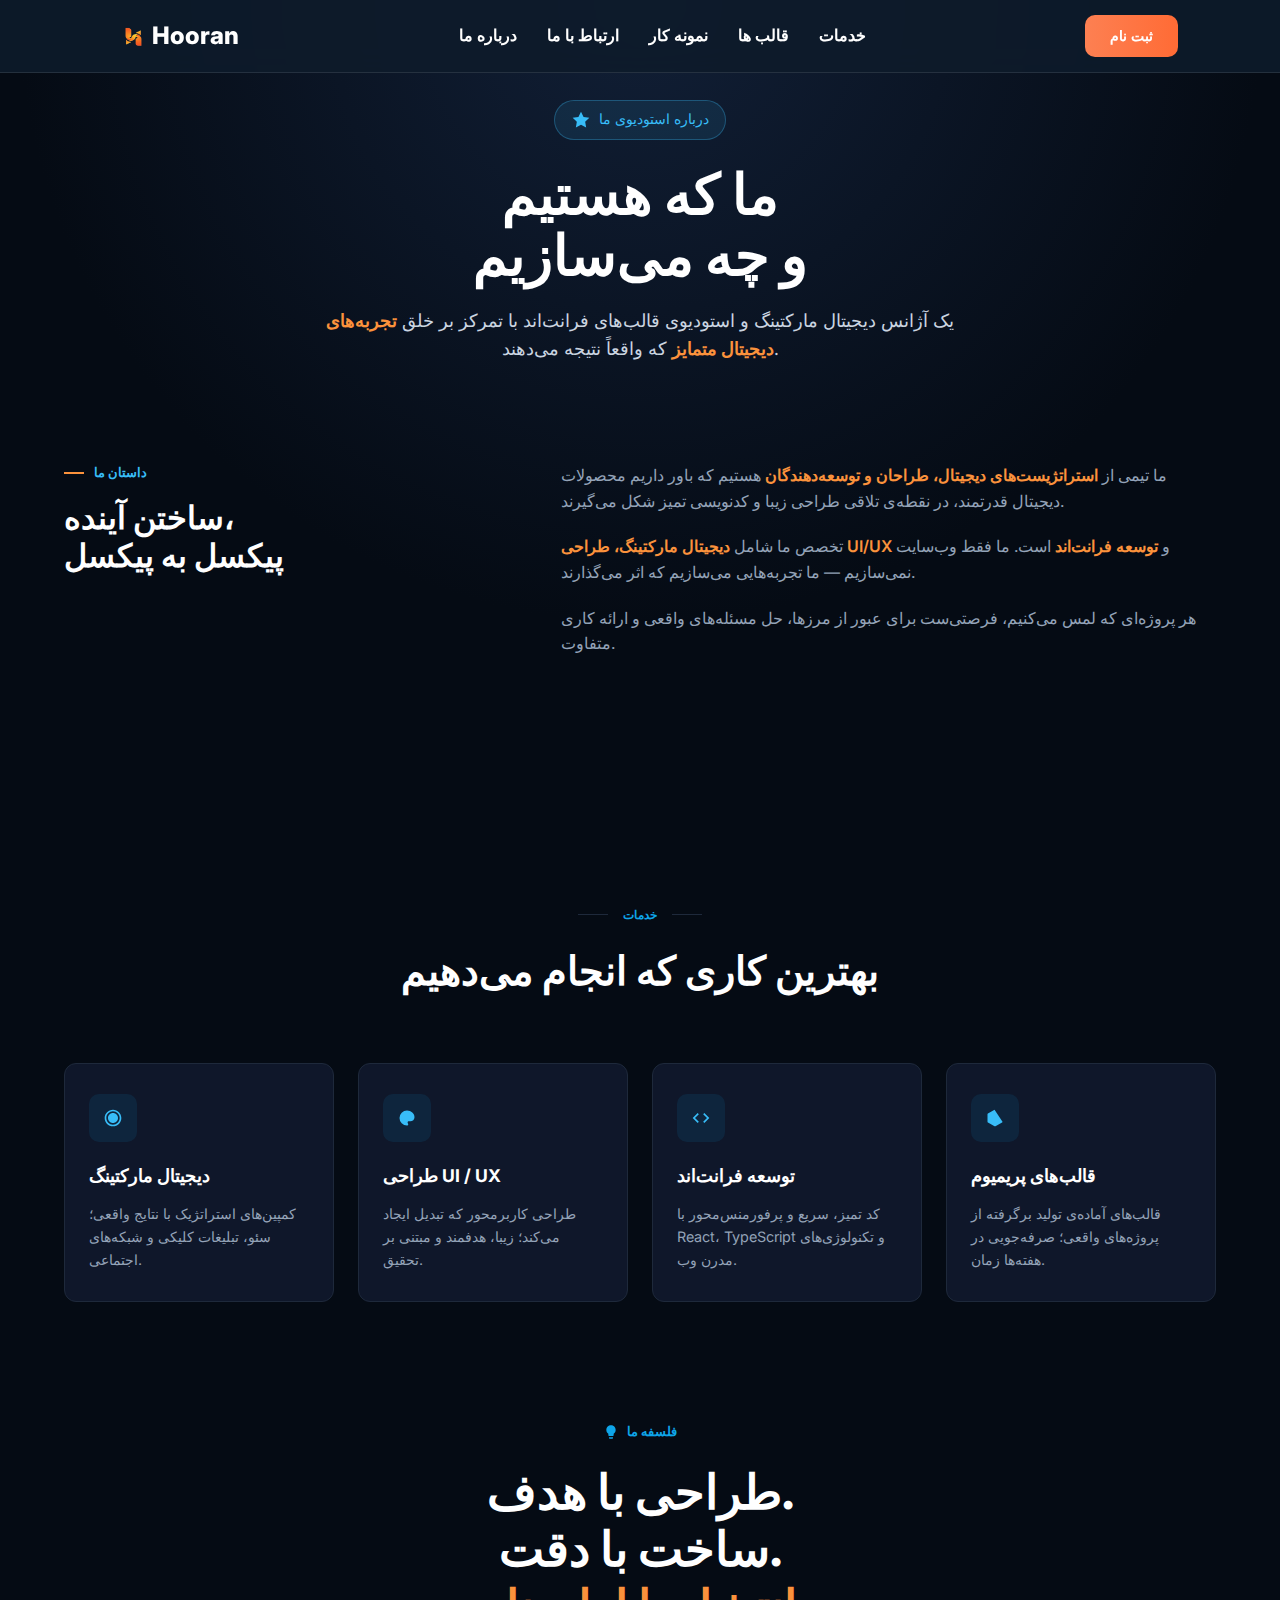
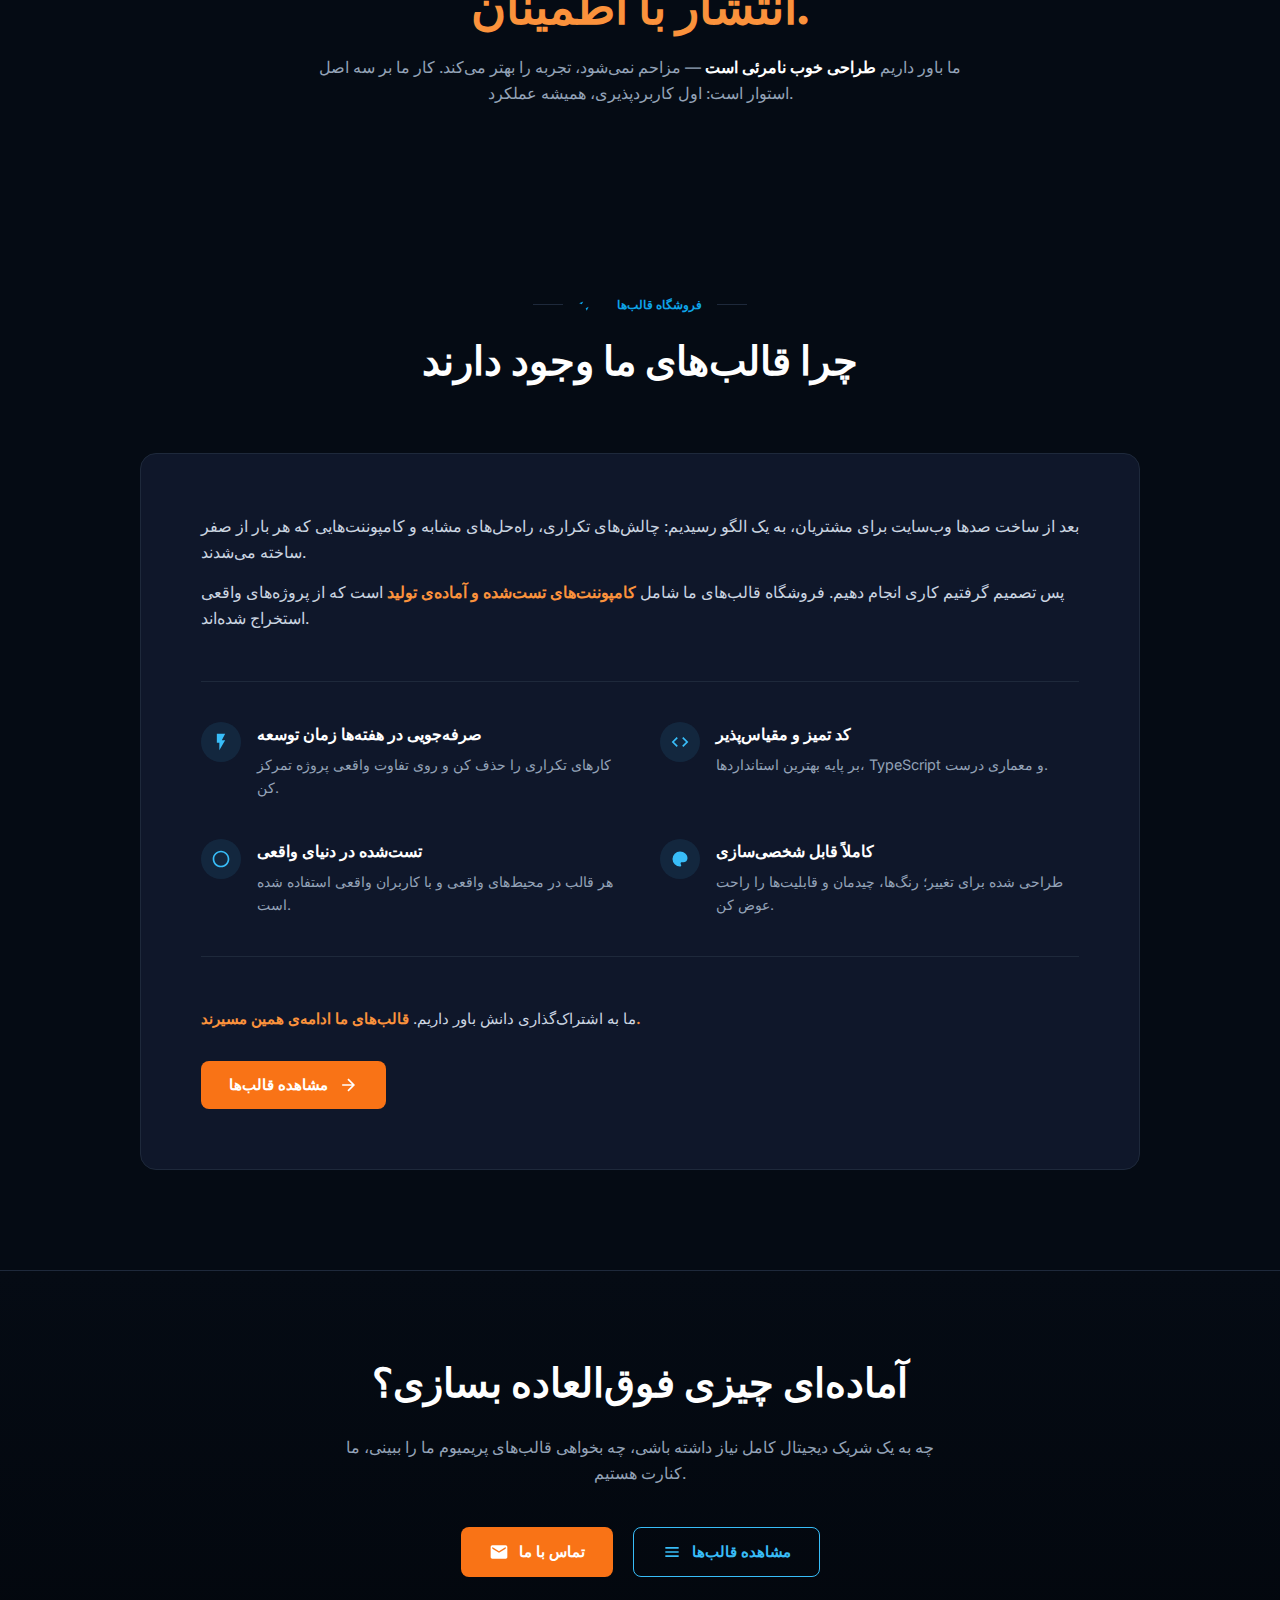
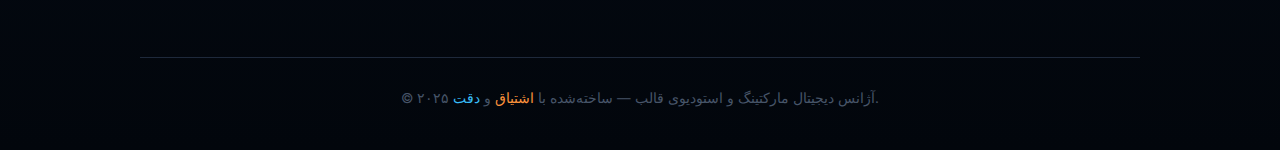
<file: Pages/AboutUs.html>
<!DOCTYPE html>
<html lang="en">
<head>
    <meta charset="UTF-8">
    <meta name="viewport" content="width=device-width, initial-scale=1.0">
    <title>Digital Studio - Full Landing Page</title>
    <link href="https://fonts.googleapis.com/css2?family=Inter:wght@300;400;500;600;700;800&display=swap" rel="stylesheet">
    
    <link rel="stylesheet" href="../Css/AboutUs.css">
</head>
<body>

    <header dir="rtl">
        <div class="nav-right">
            <a href="Pages/SignUp.html" class="Btn">ثبت نام</a>
            <div class="bx bx-menu" id="menu-icon"></div>
        </div>

        <ul class="Navlist">
            <li class="h-orang"><a href="/Pages/">خدمات</a></li>
            <li class="h-blue"><a href="/Pages/storePage.html">قالب ها</a></li>
            <li class="h-orang"><a href="#">نمونه کار</a></li>
            <li class="h-blue"><a href="#">ارتباط با ما</a></li>
            <li class="h-orang"><a href="/Pages/AboutUs.html">درباره ما</a></li>
        </ul>

        <a href="#" class="logo">
            Hooran <img src="/Img/logo-hooran.png" alt="Logo">
        </a>
    </header>
<section class="hero-section">
    <div class="container">
        <div class="badge">
            <svg viewBox="0 0 24 24"><path d="M12 2l3.09 6.26L22 9.27l-5 4.87 1.18 6.88L12 17.77l-6.18 3.25L7 14.14 2 9.27l6.91-1.01L12 2z"/></svg>
            درباره استودیوی ما
        </div>
        
        <h1 class="hero-title">ما که هستیم<br>و چه می‌سازیم</h1>
        <p class="hero-description">
            یک آژانس دیجیتال مارکتینگ و استودیوی قالب‌های فرانت‌اند با تمرکز بر خلق
            <span class="text-orange" style="font-weight: 600;">تجربه‌های دیجیتال متمایز</span> که واقعاً نتیجه می‌دهند.
        </p>

        <div class="story-grid">
            <div class="left-col">
                <div class="section-label">داستان ما</div>
                <h2 class="sub-title">ساختن آینده،<br>پیکسل به پیکسل</h2>
            </div>
            <div class="story-text">
                <p>
                    ما تیمی از <span class="text-orange" style="font-weight:600;">استراتژیست‌های دیجیتال، طراحان و توسعه‌دهندگان</span> هستیم
                    که باور داریم محصولات دیجیتال قدرتمند، در نقطه‌ی تلاقی طراحی زیبا و کدنویسی تمیز شکل می‌گیرند.
                </p>
                <p>
                    تخصص ما شامل <span class="text-orange" style="font-weight:600;">دیجیتال مارکتینگ، طراحی UI/UX</span> و
                    <span class="text-orange" style="font-weight:600;">توسعه فرانت‌اند</span> است.
                    ما فقط وب‌سایت نمی‌سازیم — ما تجربه‌هایی می‌سازیم که اثر می‌گذارند.
                </p>
                <p>
                    هر پروژه‌ای که لمس می‌کنیم، فرصتی‌ست برای عبور از مرزها، حل مسئله‌های واقعی
                    و ارائه کاری متفاوت.
                </p>
            </div>
        </div>
    </div>
</section>

<section class="services-section">
    <div class="container">
        <div class="center-header">
            <div class="center-label">خدمات</div>
            <h2 class="section-heading">بهترین کاری که انجام می‌دهیم</h2>
        </div>

        <div class="cards-grid">
            <div class="card">
                <div class="icon-box"><svg viewBox="0 0 24 24"><path d="M12 2C6.48 2 2 6.48 2 12s4.48 10 10 10 10-4.48 10-10S17.52 2 12 2zm0 18c-4.41 0-8-3.59-8-8s3.59-8 8-8 8 3.59 8 8-3.59 8-8 8zm0-14c-3.31 0-6 2.69-6 6s2.69 6 6 6 6-2.69 6-6-2.69-6-6-6z"/></svg></div>
                <h3>دیجیتال مارکتینگ</h3>
                <p>کمپین‌های استراتژیک با نتایج واقعی؛ سئو، تبلیغات کلیکی و شبکه‌های اجتماعی.</p>
            </div>
            <div class="card">
                <div class="icon-box"><svg viewBox="0 0 24 24"><path d="M12 3a9 9 0 0 0 0 18c.83 0 1.5-.67 1.5-1.5 0-.39-.15-.74-.39-1.01-.23-.26-.38-.61-.38-.99 0-.83.67-1.5 1.5-1.5H16c2.76 0 5-2.24 5-5 0-4.42-4.03-8-9-8z"/></svg></div>
                <h3>طراحی UI / UX</h3>
                <p>طراحی کاربرمحور که تبدیل ایجاد می‌کند؛ زیبا، هدفمند و مبتنی بر تحقیق.</p>
            </div>
            <div class="card">
                <div class="icon-box"><svg viewBox="0 0 24 24"><path d="M9.4 16.6L4.8 12l4.6-4.6L8 6l-6 6 6 6 1.4-1.4zm5.2 0l4.6-4.6-4.6-4.6L16 6l6 6-6 6-1.4-1.4z"/></svg></div>
                <h3>توسعه فرانت‌اند</h3>
                <p>کد تمیز، سریع و پرفورمنس‌محور با React، TypeScript و تکنولوژی‌های مدرن وب.</p>
            </div>
            <div class="card">
                <div class="icon-box"><svg viewBox="0 0 24 24"><path d="M21 16.5c0 .38-.21.71-.53.88l-7.9 4.44c-.16.12-.36.18-.57.18-.19 0-.39-.06-.57-.18l-7.9-4.44A.991.991 0 0 1 3 16.5v-9c0-.38.21-.71.53-.88l7.9-4.44z"/></svg></div>
                <h3>قالب‌های پریمیوم</h3>
                <p>قالب‌های آماده‌ی تولید برگرفته از پروژه‌های واقعی؛ صرفه‌جویی در هفته‌ها زمان.</p>
            </div>
        </div>

        <div class="philosophy-wrapper">
            <div class="philo-label">
                <svg style="width:16px;" viewBox="0 0 24 24"><path d="M9 21c0 .55.45 1 1 1h4c.55 0 1-.45 1-1v-1H9v1zm3-19C8.14 2 5 5.14 5 9c0 2.38 1.19 4.47 3 5.74V17c0 .55.45 1 1 1h6c.55 0 1-.45 1-1v-2.26c1.81-1.27 3-3.36 3-5.74 0-3.86-3.14-7-7-7z"/></svg>
                فلسفه ما
            </div>
            <h2 class="philo-title">
                طراحی با هدف.<br>
                ساخت با دقت.<br>
                <span class="text-orange">انتشار با اطمینان.</span>
            </h2>
            <p class="text-grey" style="max-width: 650px; margin: 0 auto;">
                ما باور داریم <strong class="text-highlight">طراحی خوب نامرئی است</strong> —
                مزاحم نمی‌شود، تجربه را بهتر می‌کند. کار ما بر سه اصل استوار است:
                اول کاربردپذیری، همیشه عملکرد.
            </p>
        </div>
    </div>
</section>

<section class="templates-section">
    <div class="container">
        <div class="center-header">
            <div class="center-label" style="border:none;">
                <svg style="width:16px; margin-right:8px;" viewBox="0 0 24 24"><path d="M13.13 22.19L11.5 18.36C13.07 17.78 14.54 17 15.9 16.09L13.13 22.19ZM5.64 12.5L1.81 10.87L7.91 8.1C7 9.46 6.22 10.93 5.64 12.5Z"/></svg>
                فروشگاه قالب‌ها
            </div>
            <h2 class="section-heading">چرا قالب‌های ما وجود دارند</h2>
        </div>

        <div class="feature-panel">
            <p class="feature-intro">
                بعد از ساخت صدها وب‌سایت برای مشتریان، به یک الگو رسیدیم:
                چالش‌های تکراری، راه‌حل‌های مشابه و کامپوننت‌هایی که هر بار از صفر ساخته می‌شدند.
            </p>
            <p class="feature-intro">
                پس تصمیم گرفتیم کاری انجام دهیم.
                فروشگاه قالب‌های ما شامل
                <span class="text-orange" style="font-weight:600;">کامپوننت‌های تست‌شده و آماده‌ی تولید</span>
                است که از پروژه‌های واقعی استخراج شده‌اند.
            </p>
            
            <div class="features-grid">
                <div class="feature-item">
                    <div class="feature-icon-circle"><svg viewBox="0 0 24 24"><path d="M7 2v11h3v9l7-12h-4l4-8z"/></svg></div>
                    <div>
                        <h4>صرفه‌جویی در هفته‌ها زمان توسعه</h4>
                        <p>کارهای تکراری را حذف کن و روی تفاوت واقعی پروژه تمرکز کن.</p>
                    </div>
                </div>
                <div class="feature-item">
                    <div class="feature-icon-circle"><svg viewBox="0 0 24 24"><path d="M9.4 16.6L4.8 12l4.6-4.6L8 6l-6 6 6 6 1.4-1.4zm5.2 0l4.6-4.6-4.6-4.6L16 6l6 6-6 6-1.4-1.4z"/></svg></div>
                    <div>
                        <h4>کد تمیز و مقیاس‌پذیر</h4>
                        <p>بر پایه بهترین استانداردها، TypeScript و معماری درست.</p>
                    </div>
                </div>
                <div class="feature-item">
                    <div class="feature-icon-circle"><svg viewBox="0 0 24 24"><path d="M12 2C6.48 2 2 6.48 2 12s4.48 10 10 10 10-4.48 10-10S17.52 2 12 2zm0 18c-4.41 0-8-3.59-8-8s3.59-8 8-8 8 3.59 8 8-3.59 8-8 8z"/></svg></div>
                    <div>
                        <h4>تست‌شده در دنیای واقعی</h4>
                        <p>هر قالب در محیط‌های واقعی و با کاربران واقعی استفاده شده است.</p>
                    </div>
                </div>
                <div class="feature-item">
                    <div class="feature-icon-circle"><svg viewBox="0 0 24 24"><path d="M12 3a9 9 0 0 0 0 18c.83 0 1.5-.67 1.5-1.5 0-.39-.15-.74-.39-1.01-.23-.26-.38-.61-.38-.99 0-.83.67-1.5 1.5-1.5H16c2.76 0 5-2.24 5-5 0-4.42-4.03-8-9-8z"/></svg></div>
                    <div>
                        <h4>کاملاً قابل شخصی‌سازی</h4>
                        <p>طراحی شده برای تغییر؛ رنگ‌ها، چیدمان و قابلیت‌ها را راحت عوض کن.</p>
                    </div>
                </div>
            </div>

            <p class="feature-intro" style="font-size: 0.95rem; margin-bottom: 30px;">
                ما به اشتراک‌گذاری دانش باور داریم.
                <span class="text-orange" style="font-weight:600;">قالب‌های ما ادامه‌ی همین مسیرند.</span>
            </p>

            <a href="#" class="btn-orange">
                مشاهده قالب‌ها
                <svg viewBox="0 0 24 24"><path d="M5 12h14M12 5l7 7-7 7" stroke="currentColor" stroke-width="2" fill="none"/></svg>
            </a>
        </div>
    </div>
</section>

<footer class="footer-section">
    <div class="container">
        <h2 class="section-heading" style="margin-bottom: 20px;">آماده‌ای چیزی فوق‌العاده بسازی؟</h2>
        <p class="text-grey" style="max-width: 600px; margin: 0 auto; font-size: 1rem;">
            چه به یک شریک دیجیتال کامل نیاز داشته باشی،
            چه بخواهی قالب‌های پریمیوم ما را ببینی، ما کنارت هستیم.
        </p>
        
        <div class="footer-buttons">
            <a href="#" class="btn-orange">
                <svg viewBox="0 0 24 24"><path d="M20 4H4c-1.1 0-1.99.9-1.99 2L2 18c0 1.1.9 2 2 2h16c1.1 0 2-.9 2-2V6c0-1.1-.9-2-2-2zm0 4l-8 5-8-5V6l8 5 8-5v2z"/></svg>
                تماس با ما
            </a>
            <a href="#" class="btn-outline">
                <svg viewBox="0 0 24 24"><path d="M4 6h16v2H4zm0 5h16v2H4zm0 5h16v2H4z"/></svg>
                مشاهده قالب‌ها
            </a>
        </div>

        <div class="copyright">
            © ۲۰۲۵ آژانس دیجیتال مارکتینگ و استودیوی قالب — ساخته‌شده با
            <span class="text-orange">اشتیاق</span> و
            <span class="text-blue">دقت</span>.
        </div>
    </div>
</footer>
        <script>
        let menu = document.querySelector('#menu-icon');
        let navlist = document.querySelector('.Navlist');
        menu.onclick = () => {
            menu.classList.toggle('bx-x');
            navlist.classList.toggle('open');
        };
    </script>

</body>
</html>
</file>
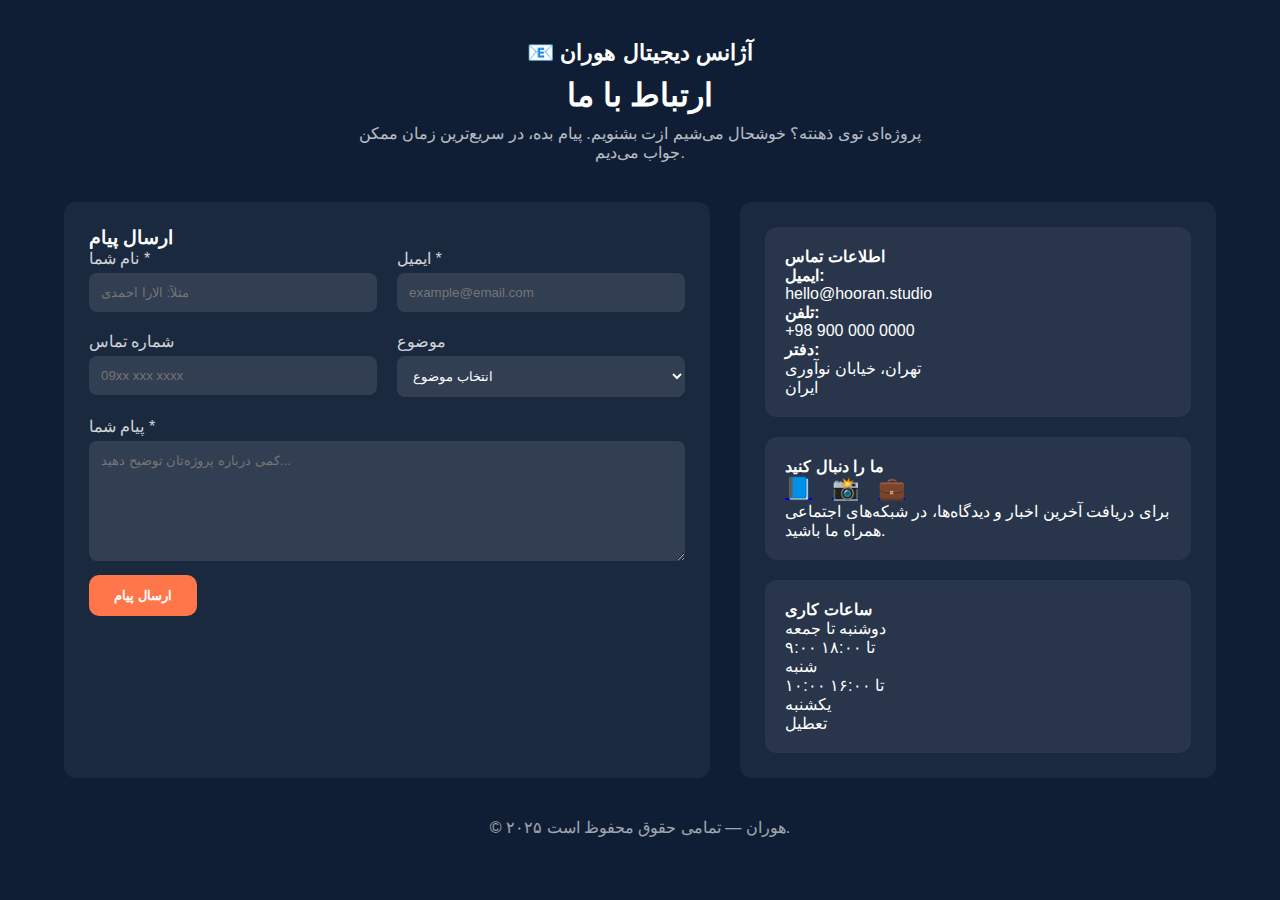
<file: Pages/contact-us.html>
<!DOCTYPE html>
<html lang="en">

<head>
    <meta charset="UTF-8" />
    <meta name="viewport" content="width=device-width, initial-scale=1.0" />
    <title>Contact Us - DigitalPro Agency</title>
    <link rel="stylesheet" href="../Css/contact-us.css"/>
</head>
<body>
    <div class="container">
        <header>
            <h2 class="logo">📧 آژانس دیجیتال هوران</h2>
            <h1>ارتباط با ما</h1>
            <p class="subtitle">
                پروژه‌ای توی ذهنته؟ خوشحال می‌شیم ازت بشنویم. پیام بده، در سریع‌ترین زمان ممکن جواب می‌دیم.
            </p>
        </header>

        <section class="content">
            <div class="form-box">
                <h3>ارسال پیام</h3>

                <form>
                    <div class="input-group">
                        <div class="input-field">
                            <label>نام شما *</label>
                            <input type="text" placeholder="مثلاً: الارا احمدی" />
                        </div>

                        <div class="input-field">
                            <label>ایمیل *</label>
                            <input type="email" placeholder="example@email.com" />
                        </div>
                    </div>

                    <div class="input-group">
                        <div class="input-field">
                            <label>شماره تماس</label>
                            <input type="text" placeholder="09xx xxx xxxx" />
                        </div>

                        <div class="input-field">
                            <label>موضوع</label>
                            <select>
                                <option>انتخاب موضوع</option>
                            </select>
                        </div>
                    </div>

                    <div class="textarea-field">
                        <label>پیام شما *</label>
                        <textarea placeholder="کمی درباره پروژه‌تان توضیح دهید..."></textarea>
                    </div>

                    <button type="submit" class="btn">ارسال پیام</button>
                </form>
            </div>

            <div class="info-box">
                <div class="card">
                    <h4>اطلاعات تماس</h4>

                    <p><strong>ایمیل:</strong><br> hello@hooran.studio</p>
                    <p><strong>تلفن:</strong><br> +98 900 000 0000</p>
                    <p><strong>دفتر:</strong><br> تهران، خیابان نوآوری<br> ایران</p>
                </div>

                <div class="card">
                    <h4>ما را دنبال کنید</h4>
                    <div class="icons">
                        <a href="#">📘</a>
                        <a href="#">📸</a>
                        <a href="#">💼</a>
                    </div>
                    <p class="small">
                        برای دریافت آخرین اخبار و دیدگاه‌ها، در شبکه‌های اجتماعی همراه ما باشید.
                    </p>
                </div>

                <div class="card">
                    <h4>ساعات کاری</h4>
                    <p>دوشنبه تا جمعه<br> ۹:۰۰ تا ۱۸:۰۰</p>
                    <p>شنبه<br> ۱۰:۰۰ تا ۱۶:۰۰</p>
                    <p>یکشنبه<br> تعطیل</p>
                </div>
            </div>
        </section>

        <footer>© ۲۰۲۵ هوران — تمامی حقوق محفوظ است.</footer>
    </div>
</body>


</html>
</file>
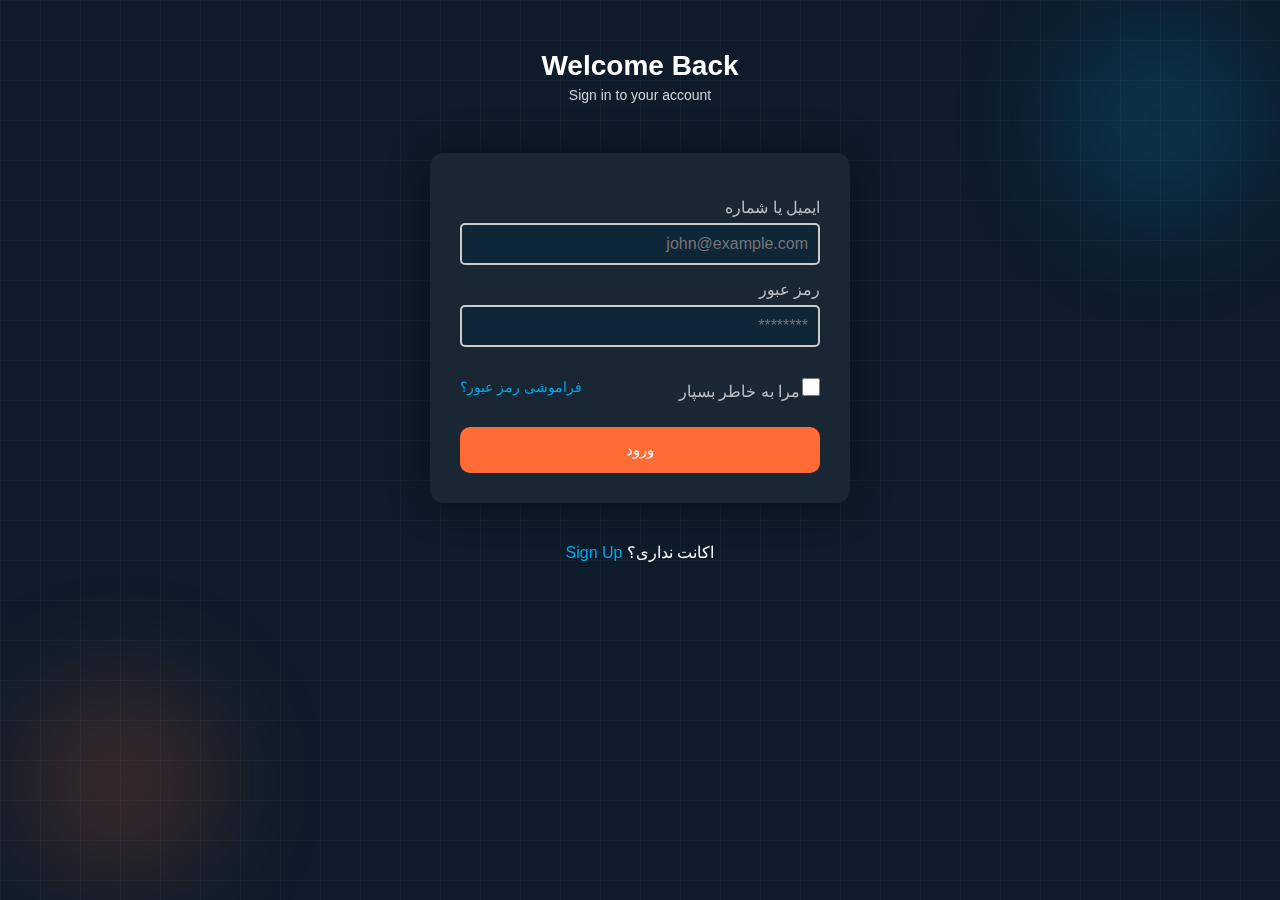
<file: Pages/LogIn.html>
<!DOCTYPE html>
<html lang="fa" dir="rtl">
  <head>
    <meta charset="UTF-8" />
    <meta name="viewport" content="width=device-width, initial-scale=1.0" />
    <link rel="stylesheet" href="../Css/signup.css" />
    <title>ورود</title>
  </head>
  <body>
    <div class="header">
      <h2>Welcome Back</h2>
      <p>Sign in to your account</p>
    </div>

    <div class="container">
      <form>
        <label>ایمیل یا شماره</label>
        <input type="email" placeholder="john@example.com" />

        <label>رمز عبور</label>
        <input type="password" placeholder="********" />

        <body class="login-page">
          <div class="check-role">
            <div class="remember">
              <input type="checkbox" id="terms" />
              <label for="terms">مرا به خاطر بسپار</label>
            </div>
            <a href="#" class="forget-pass">فراموشی رمز عبور؟</a>
          </div>
        </body>

        <a href=""><button type="submit">ورود</button></a>
      </form>
    </div>

    <p class="old-acc">
      اکانت نداری؟
      <a href="#" class="Login-p">Sign Up</a>
    </p>

    <!-- نورهای پس‌زمینه -->
    <div class="glow blue"></div>
    <div class="glow orange"></div>
  </body>
</html>
</file>
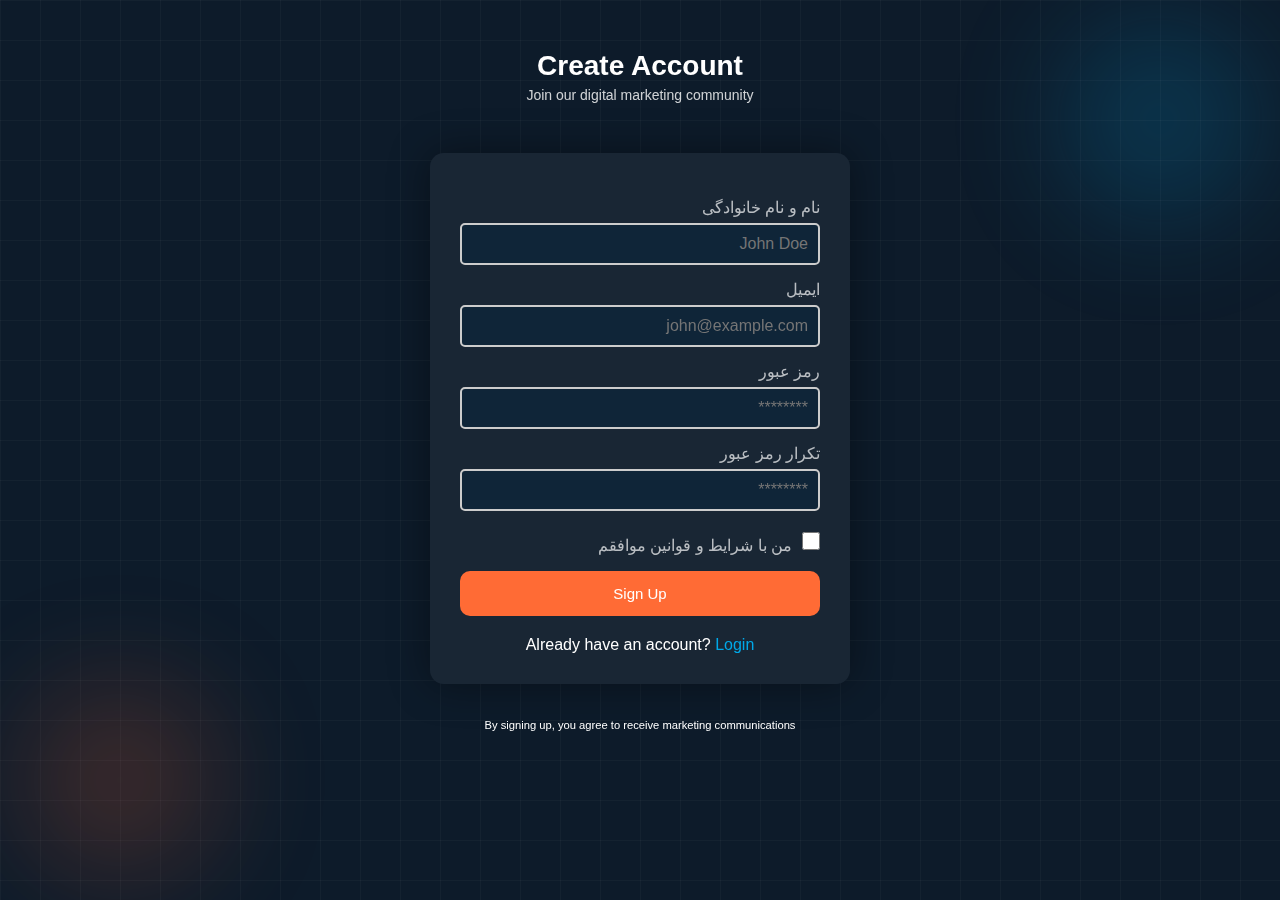
<file: Pages/SignUp.html>
<!DOCTYPE html>
<html lang="fa" dir="rtl">
  <head>
    <meta charset="UTF-8" />
    <meta name="viewport" content="width=device-width, initial-scale=1.0" />
    <link rel="stylesheet" href="../Css/signup.css" />
    <title>ثبت نام</title>
  </head>
  <body>
    <div class="header">
        <h2>Create Account</h2>
        <p>Join our digital marketing community</p>
    </div>

    <div class="container">
      <form>
        <label>نام و نام خانوادگی</label>
        <input type="text" placeholder="John Doe" />

        <label>ایمیل</label>
        <input type="email" placeholder="john@example.com" />

        <label>رمز عبور</label>
        <input type="password" placeholder="********" />

        <label>تکرار رمز عبور</label>
        <input type="password" placeholder="********" />

        <div class="check-role">
          <input type="checkbox" id="terms" />
          <label for="terms">من با شرایط و قوانین موافقم</label>
        </div>

        <a href=""><button type="submit">Sign Up</button></a>
      </form>

      <p class="old-acc">
        Already have an account?
        <a href="LogIn.html" class="Login-p">Login</a>
      </p>

     
    </div>
     <p class="text-footer-form">By signing up, you agree to receive marketing communications</p>

     <!-- نورهای پس‌زمینه -->
<div class="glow blue"></div>
<div class="glow orange"></div>

  </body>
</html>
</file>
<file: Css/contact-us.css>
* {
    margin: 0;
    padding: 0;
    box-sizing: border-box;
    font-family: "Segoe UI", sans-serif;
}

body {
    background: #0f1e35;
    color: #fff;
}

.container {
    width: 90%;
    max-width: 1200px;
    margin: auto;
    padding: 40px 0;
}

header {
    text-align: center;
    margin-bottom: 40px;
}

.logo {
    font-size: 22px;
    margin-bottom: 10px;
}

.subtitle {
    max-width: 600px;
    opacity: 0.7;
    margin: 10px auto;
}

.content {
    display: flex;
    gap: 30px;
    flex-wrap: wrap;
}

.form-box,
.info-box {
    background: rgba(255, 255, 255, 0.05);
    padding: 25px;
    border-radius: 12px;
}

.form-box {
    flex: 1.4;
}

.info-box {
    flex: 1;
    display: flex;
    flex-direction: column;
    gap: 20px;
}

.card {
    background: rgba(255, 255, 255, 0.06);
    padding: 20px;
    border-radius: 12px;
}

.input-group {
    display: flex;
    gap: 20px;
    margin-bottom: 20px;
}

.input-field {
    flex: 1;
}

.input-field label,
.textarea-field label {
    display: block;
    margin-bottom: 5px;
    opacity: 0.8;
}

input,
select,
textarea {
    width: 100%;
    padding: 12px;
    border-radius: 8px;
    border: none;
    outline: none;
    background: rgba(255, 255, 255, 0.1);
    color: white;
}

textarea {
    height: 120px;
}

.btn {
    margin-top: 10px;
    padding: 13px 25px;
    background: #ff764a;
    color: #fff;
    border: none;
    border-radius: 10px;
    cursor: pointer;
    font-weight: 600;
    transition: 0.3s;
}

.btn:hover {
    background: #ff875d;
}

.icons a {
    display: inline-block;
    margin-right: 15px;
    font-size: 22px;
}

footer {
    text-align: center;
    margin-top: 40px;
    opacity: 0.6;
}

@media (max-width: 900px) {
    .input-group {
        flex-direction: column;
    }
}
</file>
<file: Css/signup.css>
* {
  padding: 0;
  margin: 0;
  box-sizing: border-box;
  text-decoration: none;
  list-style: none;
}

body {
  margin: 0;
  font-family: Arial, sans-serif;
  background-color: #0d1b2a;
  color: #fff;
  display: flex;
  flex-direction: column;
  align-items: center;
  padding-top: 50px; /* فاصله از بالای صفحه */
}
body::before {
  content: "";
  position: absolute;
  inset: 0;
  background-image: linear-gradient(
      rgba(255, 255, 255, 0.03) 1px,
      transparent 1px
    ),
    linear-gradient(90deg, rgba(255, 255, 255, 0.03) 1px, transparent 1px);
  background-size: 40px 40px;
  z-index: 1;
}
.header {
  text-align: center;
  margin-bottom: 30px; /* فاصله از فرم */
}

.header .logo {
  width: 60px;
  height: 60px;
  background: linear-gradient(135deg, #ff6b35, #00a8e8);
  border-radius: 12px;
  display: flex;
  justify-content: center;
  align-items: center;
  font-size: 30px;
  margin: 0 auto 10px auto;
}

.header h2 {
  margin: 0;
  font-size: 28px;
}

.header p {
  margin: 5px 0 0 0;
  font-size: 14px;
  opacity: 0.8;
}

/* کانتینر فرم */
.container {
  width: 420px;
  background: rgba(255, 255, 255, 0.05);
  backdrop-filter: blur(15px);
  border-radius: 14px;
  padding: 40px;
  margin: 20px;
  box-shadow: 0 0 40px rgba(0, 0, 0, 0.4);
  position: relative;
  z-index: 2;
  width: 420px;
  background: rgba(255, 255, 255, 0.05);
  backdrop-filter: blur(20px);
  border-radius: 14px;
  padding: 30px;
  box-shadow: 0 0 40px rgba(0, 0, 0, 0.4);
}
.container label{
 padding-top: 15px;
 font-size: 1rem;
}
.container input{
    padding: 10px;
    font-size: 16px;
    border: 2px solid #ccc;
    border-radius: 5px;
    transition: all 0.3s ease; /* برای انیمیشن نرم */
}

input:focus {
    border-color: #00A8E8; /* رنگ آبی دور input */
    box-shadow: 0 0 10px rgba(94, 186, 251, 0.1);
    transform: scale(1.02); /* کمی بزرگتر می‌شود */
    outline: none; /* حذف خط پیش‌فرض مرورگر */
}
.logo {
  text-align: center;
  margin-bottom: 10px;
}

.logo div {
  width: 50px;
  height: 50px;
  background: linear-gradient(135deg, #ff6b35, #00a8e8);
  border-radius: 12px;
  display: flex;
  justify-content: center;
  align-items: center;
  font-size: 22px;
  font-weight: bold;
  margin: 0 auto;
  color: #fff;
}

h2 {
  text-align: center;
  margin-top: 15px;
  font-size: 26px;
  font-weight: 600;
}

.subtitle {
  text-align: center;
  font-size: 13px;
  opacity: 0.7;
  margin-bottom: 20px;
}

.form-group {
  margin-bottom: 15px;
}

label {
  font-size: 12px;
  opacity: 0.7;
  margin-bottom: 6px;
  display: block;
}

input {
  width: 100%;
  padding: 12px;
  border-radius: 8px;
  background: #0f2538;
  border: 1px solid #213548;
  color: #fff;
  font-size: 14px;
}

.password-wrapper {
  position: relative;
}

.password-wrapper i {
  position: absolute;
  right: 12px;
  top: 50%;
  transform: translateY(-50%);
  cursor: pointer;
  color: rgba(255, 255, 255, 0.55);
}



button {
  width: 100%;
  padding: 14px;
  background: #ff6b35;
  border: none;
  color: #fff;
  border-radius: 10px;
  font-size: 15px;
  cursor: pointer;
  margin-top: 10px;
  transition: 0.3s;
}

button:hover {
  background: #00a8e8;
  box-shadow: 0 0 15px rgba(94, 186, 251, 0.4);
  transform: scale(1.01);
}

.login-text {
  text-align: center;
  margin-top: 18px;
  font-size: 14px;
}

.login-text a {
  color: #00a8e8;
  text-decoration: none;
}

.footer-note {
  text-align: center;
  opacity: 0.5;
  font-size: 11px;
  margin-top: 10px;
}
.old-acc{
    padding-top:20px;
    text-align: center;
}
.Login-p{
    text-decoration: none;
    color: #00a8e8;
}
.Login-p:hover{
    color: #ff6b35;
}
.text-footer-form{
    text-align: center;
    padding-top: 15px;
    font-size: 0.7rem;
}
.check-role {
  display: flex;           /* کنار هم قرار گرفتن عناصر */
  align-items: center;     /* وسط چین عمودی */
  gap: 10px;               /* فاصله بین چک‌باکس و متن */
  font-size: 16px;         /* اندازه متن */
  padding-top: 10px;
 
}

.remember {
  display: flex;
  align-items: center;
  gap: 8px; /* فاصله بین چک‌باکس و متن */
  
}

.forget-pass {
  text-decoration: none;
  color: #00A8E8;
  font-size: 14px;
  cursor: pointer;
  justify-content: space-between;
}

.check-role input[type="checkbox"] {
  width: 18px;             /* اندازه چک‌باکس */
  height: 18px;
  cursor: pointer;         /* نشانگر ماوس */
}

.check-role label {
  cursor: pointer;         /* وقتی روی متن کلیک می‌کنیم چک‌باکس فعال شود */
}

/* تنظیمات پایه برای glow */
.glow {
  position: fixed;          /* روی صفحه ثابت */
  width: 150px;
  height: 150px;
  border-radius: 50%;       /* دایره */
  opacity: 0.6;
  z-index: -1;              /* پشت بقیه محتوا */
  animation: pulse 2s infinite; /* انیمیشن ضربان */
}


.glow {
  position: fixed;
  width: 200px;
  height: 200px;
  border-radius: 50%;
  opacity: 0.2;           /* خیلی کم رنگ */
  z-index: -1;             /* پشت محتوا */
  filter: blur(60px);      /* محو شدن شدید */
  animation: pulse 4s infinite; /* انیمیشن نرم و آرام */
}

/* رنگ‌ها و مکان‌ها */
.glow.blue {
  background-color: #00A8E8;
  top: 20px;
  right: 20px;
}

.glow.orange {
  background-color: #FF6B35;
  bottom: 20px;
  left: 20px;
}

/* انیمیشن روشن و خاموش شدن */
@keyframes pulse {
  0%, 100% {
    transform: scale(1);
    opacity: 0.15;         /* کم رنگ */
  }
  50% {
    transform: scale(1.3);
    opacity: 0.3;          /* کمی روشن‌تر */
  }
}


/* فقط برای صفحه لاگین */
.login-page .check-role {
  display: flex;
  justify-content: space-between; /* فاصله بین چک‌باکس و لینک */
  align-items: center;
  margin: 10px 0;
}

.login-page .check-role .remember {
  display: flex;
  align-items: center;
  gap: 2px; /* متن بچسبد به چک‌باکس */
}

.login-page .check-role label {
  cursor: pointer; /* وقتی روی متن کلیک می‌کنیم، چک‌باکس تیک بخورد */
}

.login-page .check-role .forget-pass {
  text-decoration: none;
  color: #00A8E8;
  font-size: 14px;
  cursor: pointer;
}
</file>
<file: Css/AboutUs.css>
/* =========================================
   1. RESET & GLOBAL STYLES
   ========================================= */
* {
    box-sizing: border-box;
    margin: 0;
    padding: 0;
}

body {
    font-family: 'Inter', sans-serif;
    background-color: #050b14;
    color: #ffffff;
    line-height: 1.6;
    overflow-x: hidden;
}


/* ====== Header ====== */
header {
    position: fixed;
    width: 100%;
    /* عرض کامل */
    top: 0;
    right: 0;
    z-index: 1000;
    padding: 15px 8%;
    display: flex;
    align-items: center;
    justify-content: space-between;
    transition: all 0.5s ease;
    background: rgba(13, 27, 42, 0.9);
    /* کمی تیره‌تر برای خوانایی */
    backdrop-filter: blur(10px);
    border-bottom: 1px solid rgba(255, 255, 255, 0.1);
}

/* لوگو */
.logo {
    display: flex;
    align-items: center;
    font-size: 24px;
    color: #fff;
    font-weight: 800;
    text-decoration: none;
}

.logo img {
    width: 40px;
    height: auto;
    margin-left: 10px;
    /* فاصله عکس از متن در حالت راست‌چین */
}

/* منوی وسط */
.Navlist {
    display: flex;
    align-items: center;
    gap: 30px;
    list-style-type: none;
    /* فاصله بین آیتم‌ها */
}

.Navlist a {
    color: #fff;
    font-size: 16px;
    font-weight: 600;
    transition: all 0.3s ease;
    text-decoration: none;
}

.Navlist .h-orang a:hover {
    color: #ff6b35;
}

.Navlist .h-blue a:hover {
    color: #00a8e8;
}

/* بخش سمت چپ (دکمه و آیکون منو) */
.nav-right {
    display: flex;
    align-items: center;
    gap: 15px;
}

.Btn {
    display: inline-block;
    padding: 10px 25px;
    background: linear-gradient(to right, #fd8052, #ff6b35);
    font-size: 14px;
    font-weight: 600;
    color: #ffffff;
    border-radius: 10px;
    transition: all 0.4s ease;
    white-space: nowrap;
    text-decoration: none;
}

.Btn:hover {
    background: #ff6b35;
    box-shadow: 0 0 15px rgba(255, 107, 53, 0.6);
    transform: scale(1.05);
}

#menu-icon {
    font-size: 32px;
    color: #fff;
    cursor: pointer;
    display: none;
    /* در حالت دسکتاپ مخفی است */
    z-index: 10001;
}

.container {
    max-width: 1200px;
    width: 90%;
    margin: 0 auto;
}

/* Utility Colors */
.text-orange {
    color: #fb923c;
}

.text-blue {
    color: #38bdf8;
}

.text-grey {
    color: #94a3b8;
}

.text-highlight {
    color: #ffffff;
    font-weight: 600;
}

/* Orange Button Style */
.btn-orange {
    display: inline-flex;
    align-items: center;
    gap: 10px;
    background-color: #f97316;
    color: white;
    padding: 12px 28px;
    border-radius: 8px;
    text-decoration: none;
    font-weight: 600;
    font-size: 0.95rem;
    transition: all 0.3s ease;
    border: none;
    cursor: pointer;
}

.btn-orange:hover {
    background-color: #ea580c;
    transform: translateY(-2px);
}

/* SVG Icons */
svg {
    width: 20px;
    height: 20px;
    fill: currentColor;
}

/* =========================================
   2. HERO SECTION
   ========================================= */
.hero-section {
    padding: 100px 0 80px;
    background: radial-gradient(circle at 50% 0%, #111f36 0%, #050b14 60%);
    text-align: center;
}

.badge {
    display: inline-flex;
    align-items: center;
    gap: 8px;
    padding: 8px 16px;
    border: 1px solid rgba(56, 189, 248, 0.3);
    border-radius: 50px;
    background: rgba(56, 189, 248, 0.1);
    color: #38bdf8;
    font-size: 0.85rem;
    font-weight: 500;
    margin-bottom: 24px;
}

.hero-title {
    font-size: 3.5rem;
    font-weight: 800;
    margin-bottom: 20px;
    line-height: 1.1;
}

.hero-description {
    color: #cbd5e1;
    font-size: 1.1rem;
    max-width: 650px;
    margin: 0 auto 100px;
}

.story-grid {
    display: grid;
    grid-template-columns: 1fr 1.5fr;
    gap: 60px;
    align-items: start;
    text-align: left;
    margin-bottom: 60px;
}

.section-label {
    color: #38bdf8;
    font-size: 0.8rem;
    font-weight: 600;
    text-transform: uppercase;
    letter-spacing: 1px;
    display: flex;
    align-items: center;
    gap: 10px;
    margin-bottom: 15px;
}

.section-label::before {
    content: '';
    display: block;
    width: 20px;
    height: 2px;
    background-color: #fb923c;
}

.sub-title {
    font-size: 2rem;
    font-weight: 700;
    line-height: 1.2;
}

.story-text p {
    margin-bottom: 20px;
    color: #94a3b8;
}

/* =========================================
   3. SERVICES SECTION
   ========================================= */
.services-section {
    padding: 80px 0;
}

.center-header {
    text-align: center;
    margin-bottom: 60px;
}

.center-label {
    color: #0ea5e9;
    font-size: 0.75rem;
    font-weight: 600;
    text-transform: uppercase;
    letter-spacing: 1px;
    display: inline-flex;
    align-items: center;
    gap: 15px;
    margin-bottom: 15px;
}

.center-label::before,
.center-label::after {
    content: '';
    display: block;
    width: 30px;
    height: 1px;
    background-color: #1e293b;
}

.section-heading {
    font-size: 2.5rem;
    font-weight: 700;
}

.cards-grid {
    display: grid;
    grid-template-columns: repeat(4, 1fr);
    gap: 24px;
    margin-bottom: 120px;
}

.card {
    background-color: #0f172a;
    border: 1px solid #1e293b;
    border-radius: 12px;
    padding: 30px 24px;
    transition: 0.3s;
}

.card:hover {
    border-color: #38bdf8;
    transform: translateY(-5px);
}

.icon-box {
    width: 48px;
    height: 48px;
    background: rgba(14, 165, 233, 0.1);
    border-radius: 10px;
    display: flex;
    align-items: center;
    justify-content: center;
    margin-bottom: 20px;
    color: #38bdf8;
}

.card h3 {
    font-size: 1.1rem;
    margin-bottom: 12px;
    font-weight: 700;
}

.card p {
    font-size: 0.9rem;
    color: #94a3b8;
}

/* Philosophy */
.philosophy-wrapper {
    text-align: center;
    max-width: 800px;
    margin: 0 auto;
}

.philo-label {
    color: #0ea5e9;
    font-size: 0.8rem;
    font-weight: 600;
    display: inline-flex;
    align-items: center;
    gap: 8px;
    margin-bottom: 20px;
    text-transform: uppercase;
}

.philo-title {
    font-size: 3rem;
    font-weight: 800;
    line-height: 1.2;
    margin-bottom: 20px;
}

/* =========================================
   4. TEMPLATES SECTION
   ========================================= */
.templates-section {
    padding: 100px 0;
}

.feature-panel {
    background-color: #0f172a;
    border: 1px solid #1e293b;
    border-radius: 16px;
    padding: 60px;
    max-width: 1000px;
    margin: 0 auto;
}

.feature-intro {
    font-size: 1rem;
    color: #cbd5e1;
    margin-bottom: 15px;
}

.features-grid {
    display: grid;
    grid-template-columns: 1fr 1fr;
    gap: 40px;
    margin: 50px 0;
    padding: 40px 0;
    border-top: 1px solid #1e293b;
    border-bottom: 1px solid #1e293b;
}

.feature-item {
    display: flex;
    gap: 16px;
    align-items: flex-start;
}

.feature-icon-circle {
    flex-shrink: 0;
    width: 40px;
    height: 40px;
    background: rgba(56, 189, 248, 0.1);
    border-radius: 50%;
    display: flex;
    align-items: center;
    justify-content: center;
    color: #38bdf8;
}

.feature-item h4 {
    font-size: 1rem;
    margin-bottom: 5px;
    color: white;
}

.feature-item p {
    font-size: 0.9rem;
    color: #94a3b8;
}

/* =========================================
   5. FOOTER SECTION
   ========================================= */
.footer-section {
    padding: 80px 0 40px;
    text-align: center;
    background: linear-gradient(to top, #02060c 0%, #050b14 100%);
    border-top: 1px solid #1e293b;
}

.footer-buttons {
    display: flex;
    justify-content: center;
    gap: 20px;
    margin: 40px 0 80px;
}

/* Outline Button */
.btn-outline {
    display: inline-flex;
    align-items: center;
    gap: 10px;
    background-color: transparent;
    color: #38bdf8;
    border: 1px solid #38bdf8;
    padding: 12px 28px;
    border-radius: 8px;
    text-decoration: none;
    font-weight: 600;
    font-size: 0.95rem;
    transition: all 0.3s ease;
}

.btn-outline:hover {
    background-color: rgba(56, 189, 248, 0.1);
}

.copyright {
    border-top: 1px solid #1e293b;
    padding-top: 30px;
    color: #475569;
    font-size: 0.85rem;
    max-width: 1000px;
    margin: 0 auto;
}

/* =========================================
    6. RESPONSIVE MEDIA QUERIES
   ========================================= */
@media (max-width: 900px) {
    .cards-grid {
        grid-template-columns: repeat(2, 1fr);
    }

    .hero-title,
    .philo-title,
    .section-heading {
        font-size: 2.5rem;
    }
}

@media (max-width: 768px) {
    .hero-title {
        font-size: 2.2rem;
    }

    .story-grid {
        grid-template-columns: 1fr;
        gap: 30px;
    }

    .cards-grid {
        grid-template-columns: 1fr;
    }

    .features-grid {
        grid-template-columns: 1fr;
        gap: 30px;
        padding: 30px 0;
    }

    .feature-panel {
        padding: 30px 20px;
    }

    .footer-buttons {
        flex-direction: column;
        width: 100%;
        max-width: 300px;
        margin: 40px auto;
    }

    .btn-orange,
    .btn-outline {
        width: 100%;
        justify-content: center;
    }
}
</file>
